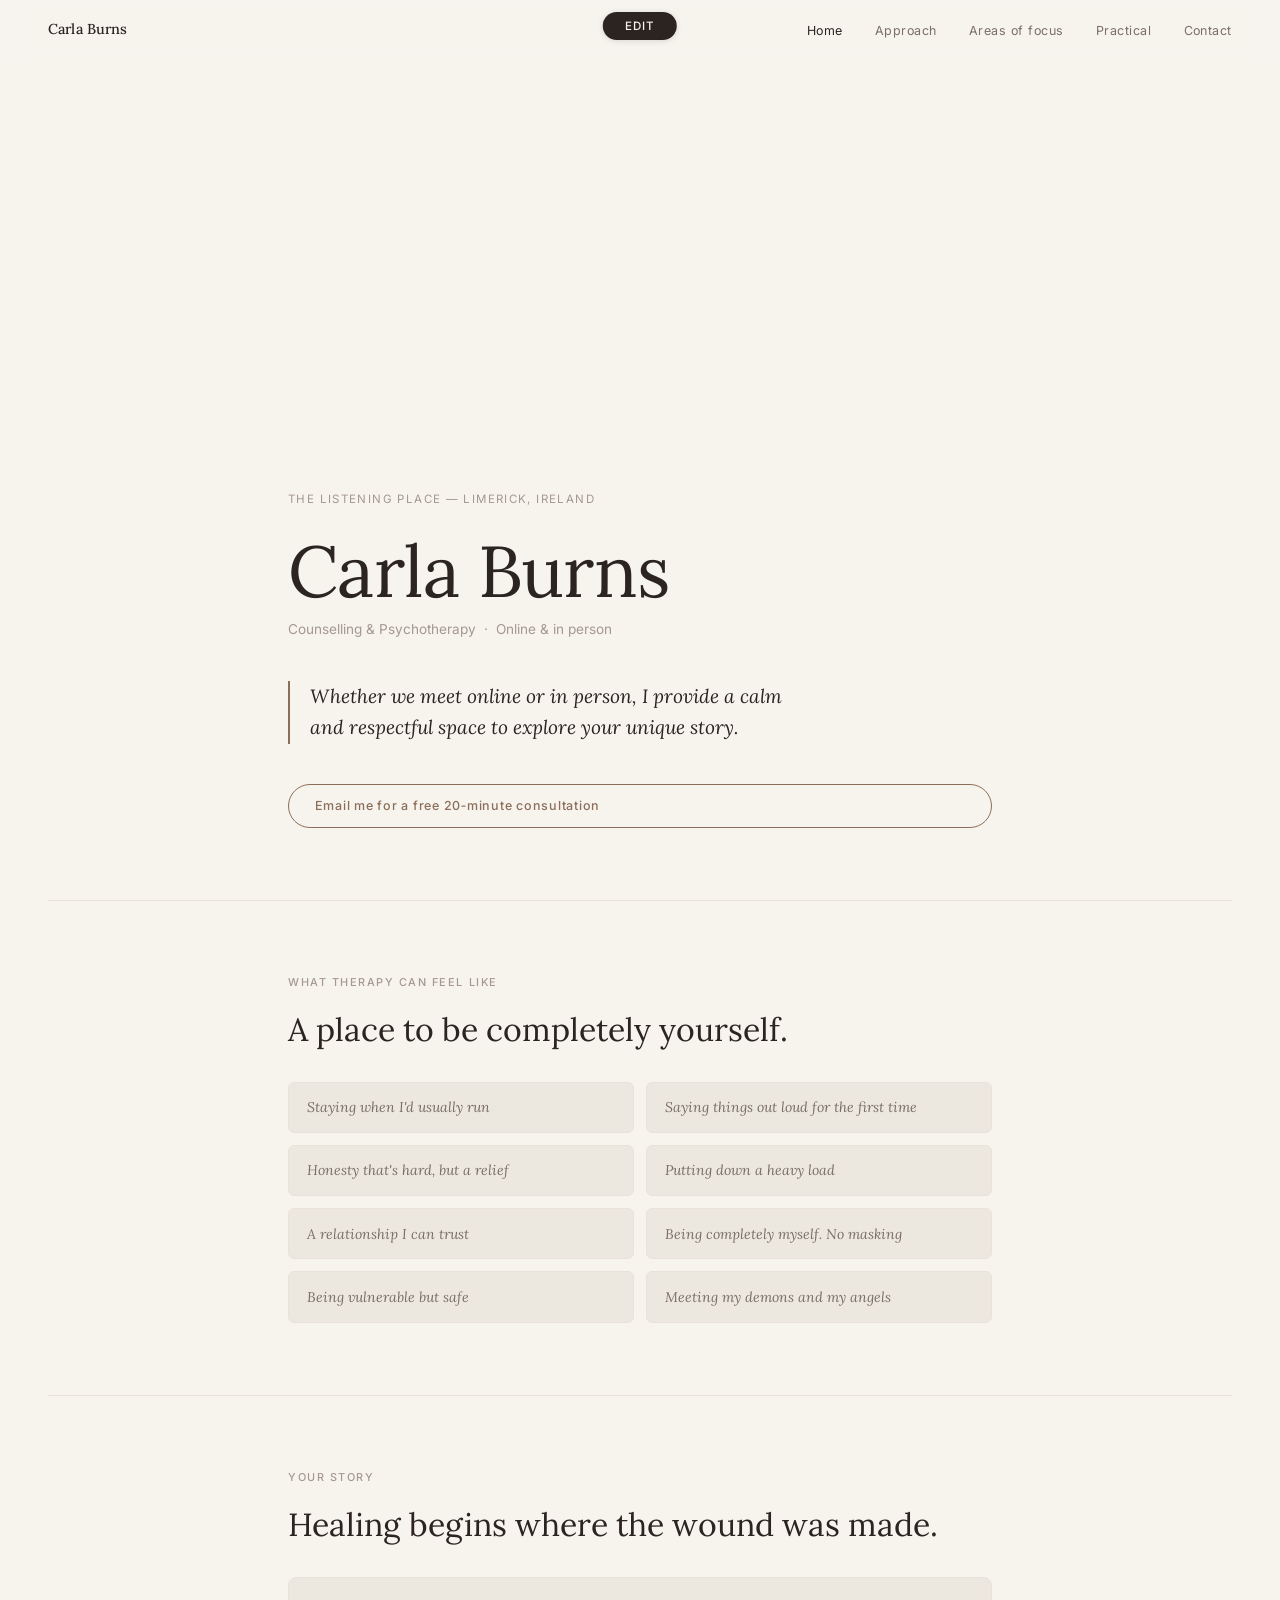
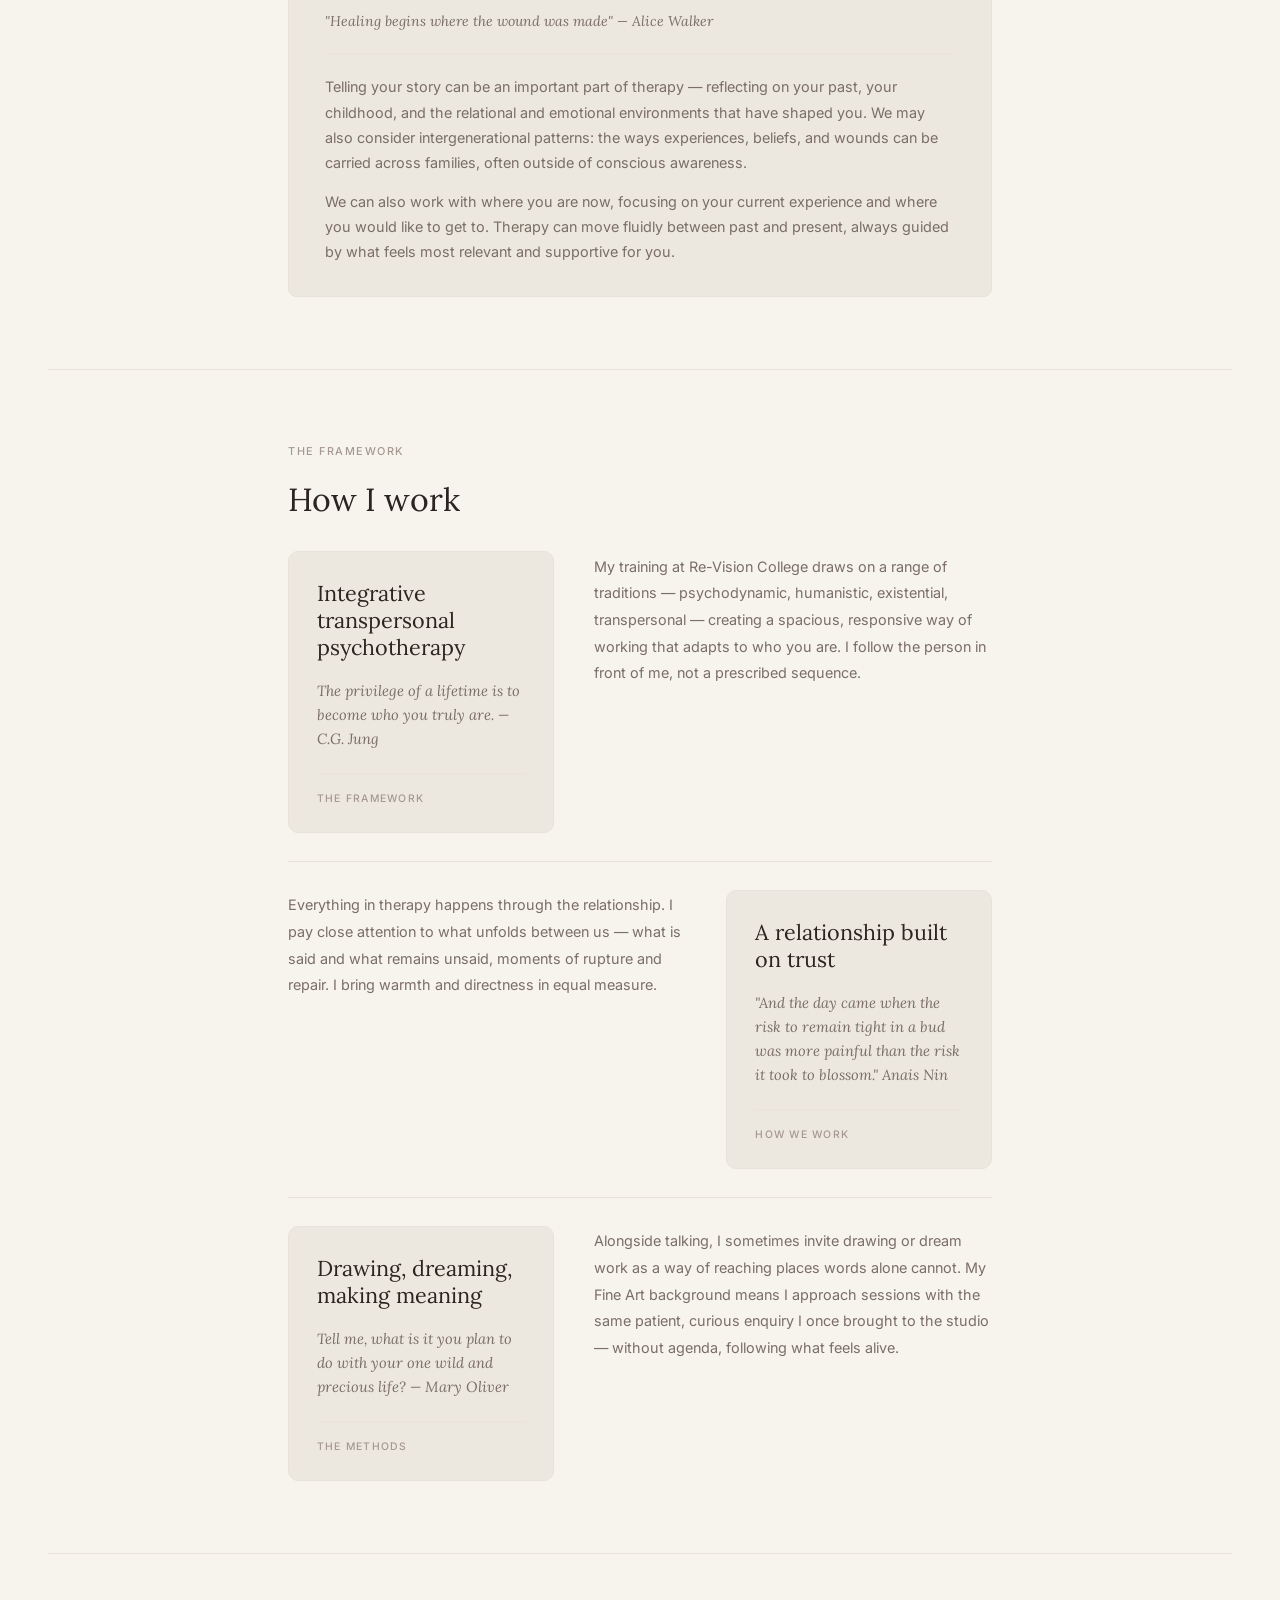
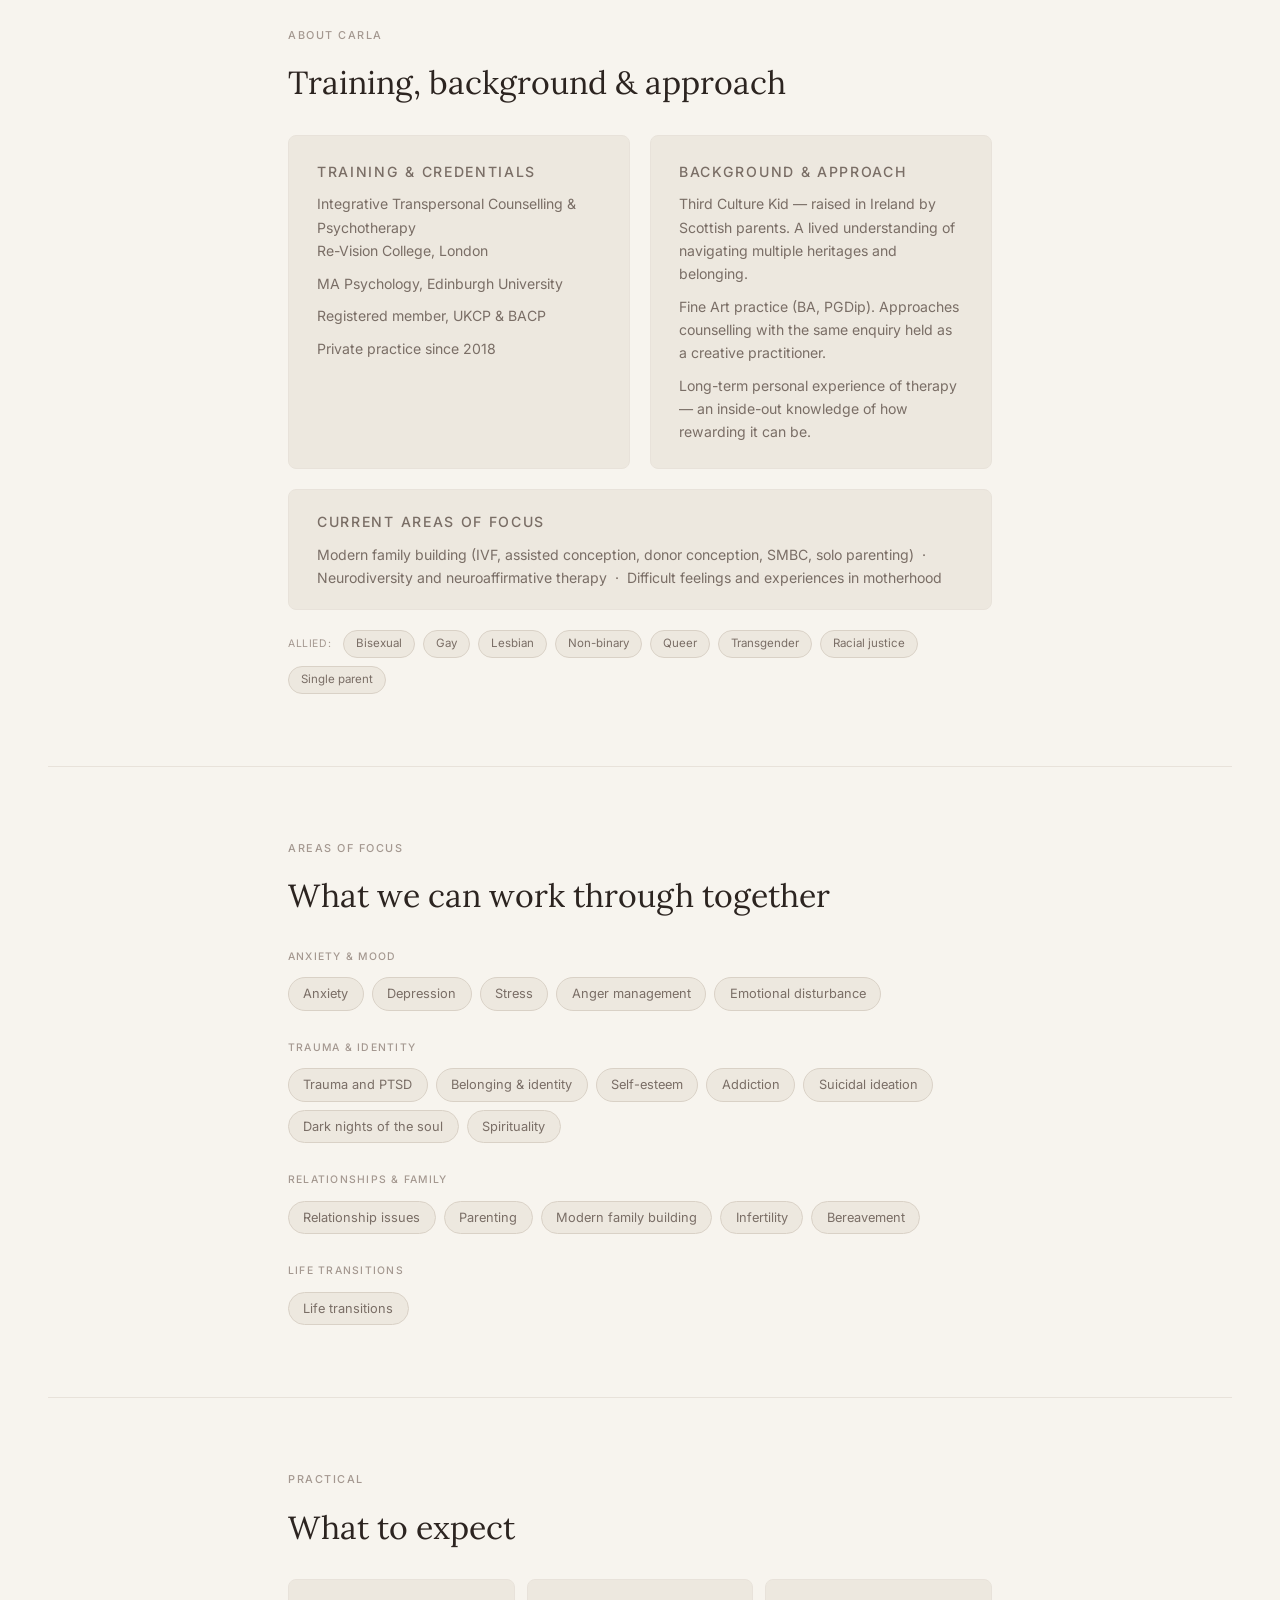
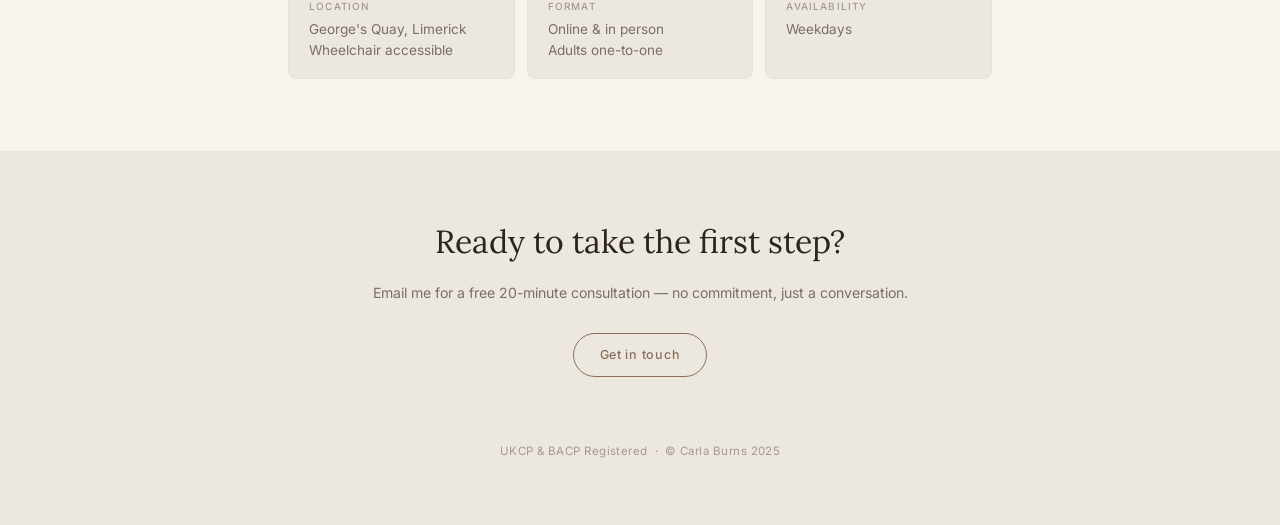
<file: index.html>
<!DOCTYPE html>
<html lang="en">
<head>
  <meta charset="UTF-8" />
  <meta name="viewport" content="width=device-width, initial-scale=1.0" />
  <title>Carla Burns — The Listening Place</title>
  <link rel="preconnect" href="https://fonts.googleapis.com" />
  <link rel="preconnect" href="https://fonts.gstatic.com" crossorigin />
  <link href="https://fonts.googleapis.com/css2?family=Lora:ital,wght@0,400;0,500;0,600;1,400;1,500&family=Inter:wght@300;400;500&display=swap" rel="stylesheet" />
  <link rel="stylesheet" href="styles.css" />
</head>

<body>

  <!-- EDIT BUTTON -->
  <button class="edit-toggle" id="editToggle">Edit</button>

  <!-- NAV -->
  <nav class="nav" id="nav">
    <a href="index.html" class="nav-logo">Carla Burns</a>
    <ul class="nav-links">
      <li><a href="#home" class="active">Home</a></li>
      <li><a href="approach.html">Approach</a></li>
      <li><a href="#focus">Areas of focus</a></li>
      <li><a href="#practical">Practical</a></li>
      <li><a href="#contact">Contact</a></li>
    </ul>
  </nav>

  <!-- HERO -->
  <section class="hero" id="home">
    <p class="hero-location">The Listening Place &mdash; Limerick, Ireland</p>
    <h1 class="hero-name">Carla Burns</h1>
    <p class="hero-sub">Counselling &amp; Psychotherapy &nbsp;·&nbsp; Online &amp; in person</p>
    <blockquote class="hero-quote">
      Whether we meet online or in person, I provide a calm and respectful space to explore your unique story.
    </blockquote>
    <a href="mailto:burnscarla@gmail.com" class="hero-cta">
      Email me for a free 20&#8209;minute consultation
    </a>
  </section>

  <hr class="section-divider" />

  <!-- THERAPY CAN FEEL LIKE -->
  <section class="section" id="therapy">
    <p class="section-label reveal">What therapy can feel like</p>
    <h2 class="section-title reveal">A place to be completely yourself.</h2>
    <div class="feel-grid">
      <div class="feel-item reveal">Staying when I'd usually run</div>
      <div class="feel-item reveal">Saying things out loud for the first time</div>
      <div class="feel-item reveal">Honesty that's hard, but a relief</div>
      <div class="feel-item reveal">Putting down a heavy load</div>
      <div class="feel-item reveal">A relationship I can trust</div>
      <div class="feel-item reveal">Being completely myself. No masking</div>
      <div class="feel-item reveal">Being vulnerable but safe</div>
      <div class="feel-item reveal">Meeting my demons and my angels</div>
    </div>
  </section>

  <hr class="section-divider" />

  <!-- YOUR STORY -->
  <section class="section" id="story">
    <p class="section-label reveal">Your story</p>
    <h2 class="section-title reveal">Healing begins where the wound was made.</h2>
    <div class="story-block reveal">
      <p class="story-quote">"Healing begins where the wound was made" &mdash; Alice Walker</p>
      <div class="story-body">
        <p>Telling your story can be an important part of therapy — reflecting on your past, your childhood, and the relational and emotional environments that have shaped you. We may also consider intergenerational patterns: the ways experiences, beliefs, and wounds can be carried across families, often outside of conscious awareness.</p>
        <p>We can also work with where you are now, focusing on your current experience and where you would like to get to. Therapy can move fluidly between past and present, always guided by what feels most relevant and supportive for you.</p>
      </div>
    </div>
  </section>

  <hr class="section-divider" />

  <!-- THE FRAMEWORK -->
  <section class="section" id="framework">
    <p class="section-label reveal">The Framework</p>
    <h2 class="section-title reveal">How I work</h2>

    <div class="framework-group reveal">
      <div class="framework-card">
        <h3 class="framework-title">Integrative transpersonal psychotherapy</h3>
        <blockquote class="framework-quote">The privilege of a lifetime is to become who you truly are. — C.G. Jung</blockquote>
        <p class="framework-label">The framework</p>
      </div>
      <div class="framework-body-col">
        <p class="framework-body">My training at Re-Vision College draws on a range of traditions — psychodynamic, humanistic, existential, transpersonal — creating a spacious, responsive way of working that adapts to who you are. I follow the person in front of me, not a prescribed sequence.</p>
      </div>
    </div>

    <div class="framework-group framework-group--swap reveal">
      <div class="framework-body-col">
        <p class="framework-body">Everything in therapy happens through the relationship. I pay close attention to what unfolds between us — what is said and what remains unsaid, moments of rupture and repair. I bring warmth and directness in equal measure.</p>
      </div>
      <div class="framework-card">
        <h3 class="framework-title">A relationship built on trust</h3>
        <blockquote class="framework-quote">"And the day came when the risk to remain tight in a bud was more painful than the risk it took to blossom." Anais Nin
</blockquote>
        <p class="framework-label">How we work</p>
      </div>
    </div>

    <div class="framework-group reveal">
      <div class="framework-card">
        <h3 class="framework-title">Drawing, dreaming, making meaning</h3>
        <blockquote class="framework-quote">Tell me, what is it you plan to do with your one wild and precious life? — Mary Oliver</blockquote>
        <p class="framework-label">The methods</p>
      </div>
      <div class="framework-body-col">
        <p class="framework-body">Alongside talking, I sometimes invite drawing or dream work as a way of reaching places words alone cannot. My Fine Art background means I approach sessions with the same patient, curious enquiry I once brought to the studio — without agenda, following what feels alive.</p>
      </div>
    </div>
  </section>

  <hr class="section-divider" />

  <!-- ABOUT -->
  <section class="section" id="about">
    <p class="section-label reveal">About Carla</p>
    <h2 class="section-title reveal">Training, background &amp; approach</h2>
    <div class="about-grid">
      <div class="about-col reveal">
        <p class="about-col-label">Training &amp; credentials</p>
        <p>Integrative Transpersonal Counselling &amp; Psychotherapy<br />Re-Vision College, London</p>
        <p>MA Psychology, Edinburgh University</p>
        <p>Registered member, UKCP &amp; BACP</p>
        <p>Private practice since 2018</p>
      </div>
      <div class="about-col reveal">
        <p class="about-col-label">Background &amp; approach</p>
        <p>Third Culture Kid — raised in Ireland by Scottish parents. A lived understanding of navigating multiple heritages and belonging.</p>
        <p>Fine Art practice (BA, PGDip). Approaches counselling with the same enquiry held as a creative practitioner.</p>
        <p>Long-term personal experience of therapy — an inside-out knowledge of how rewarding it can be.</p>
      </div>
    </div>
    <div class="about-focus reveal">
      <p class="about-focus-label">Current areas of focus</p>
      <p>Modern family building (IVF, assisted conception, donor conception, SMBC, solo parenting) &nbsp;·&nbsp; Neurodiversity and neuroaffirmative therapy &nbsp;·&nbsp; Difficult feelings and experiences in motherhood</p>
    </div>
    <div class="ally-row reveal">
      <span class="ally-label">Allied:</span>
      <span class="ally-tag">Bisexual</span>
      <span class="ally-tag">Gay</span>
      <span class="ally-tag">Lesbian</span>
      <span class="ally-tag">Non-binary</span>
      <span class="ally-tag">Queer</span>
      <span class="ally-tag">Transgender</span>
      <span class="ally-tag">Racial justice</span>
      <span class="ally-tag">Single parent</span>
    </div>
  </section>

  <hr class="section-divider" />

  <!-- AREAS OF FOCUS -->
  <section class="section" id="focus">
    <p class="section-label reveal">Areas of focus</p>
    <h2 class="section-title reveal">What we can work through together</h2>

    <div class="spec-group reveal">
      <p class="spec-group-label">Anxiety &amp; mood</p>
      <div class="spec-tags">
        <span class="spec-tag">Anxiety</span>
        <span class="spec-tag">Depression</span>
        <span class="spec-tag">Stress</span>
        <span class="spec-tag">Anger management</span>
        <span class="spec-tag">Emotional disturbance</span>
      </div>
    </div>

    <div class="spec-group reveal">
      <p class="spec-group-label">Trauma &amp; identity</p>
      <div class="spec-tags">
        <span class="spec-tag">Trauma and PTSD</span>
        <span class="spec-tag">Belonging &amp; identity</span>
        <span class="spec-tag">Self-esteem</span>
        <span class="spec-tag">Addiction</span>
        <span class="spec-tag">Suicidal ideation</span>
        <span class="spec-tag">Dark nights of the soul</span>
        <span class="spec-tag">Spirituality</span>
      </div>
    </div>

    <div class="spec-group reveal">
      <p class="spec-group-label">Relationships &amp; family</p>
      <div class="spec-tags">
        <span class="spec-tag">Relationship issues</span>
        <span class="spec-tag">Parenting</span>
        <span class="spec-tag">Modern family building</span>
        <span class="spec-tag">Infertility</span>
        <span class="spec-tag">Bereavement</span>
      </div>
    </div>

    <div class="spec-group reveal">
      <p class="spec-group-label">Life transitions</p>
      <div class="spec-tags">
        <span class="spec-tag">Life transitions</span>
      </div>
    </div>
  </section>

  <hr class="section-divider" />

  <!-- PRACTICAL -->
  <section class="section" id="practical">
    <p class="section-label reveal">Practical</p>
    <h2 class="section-title reveal">What to expect</h2>
    <div class="practical-grid">
      <div class="practical-item reveal">
        <p class="pi-label">Location</p>
        <p class="pi-val">George's Quay, Limerick<br />Wheelchair accessible</p>
      </div>
      <div class="practical-item reveal">
        <p class="pi-label">Format</p>
        <p class="pi-val">Online &amp; in person<br />Adults one-to-one</p>
      </div>
      <div class="practical-item reveal">
        <p class="pi-label">Availability</p>
        <p class="pi-val">Weekdays</p>
      </div>
     
    </div>
  </section>

  <!-- FOOTER CTA -->
  <footer class="footer-cta" id="contact">
    <div class="footer-cta-inner">
      <h2 class="footer-title reveal">Ready to take the first step?</h2>
      <p class="footer-sub reveal">Email me for a free 20-minute consultation — no commitment, just a conversation.</p>
      <a href="mailto:burnscarla@gmail.com" class="hero-cta reveal">Get in touch</a>
      <p class="footer-cred reveal">UKCP &amp; BACP Registered &nbsp;·&nbsp; © Carla Burns 2025</p>
    </div>
  </footer>

  <script src="script.js"></script>
</body>
</html>
</file>
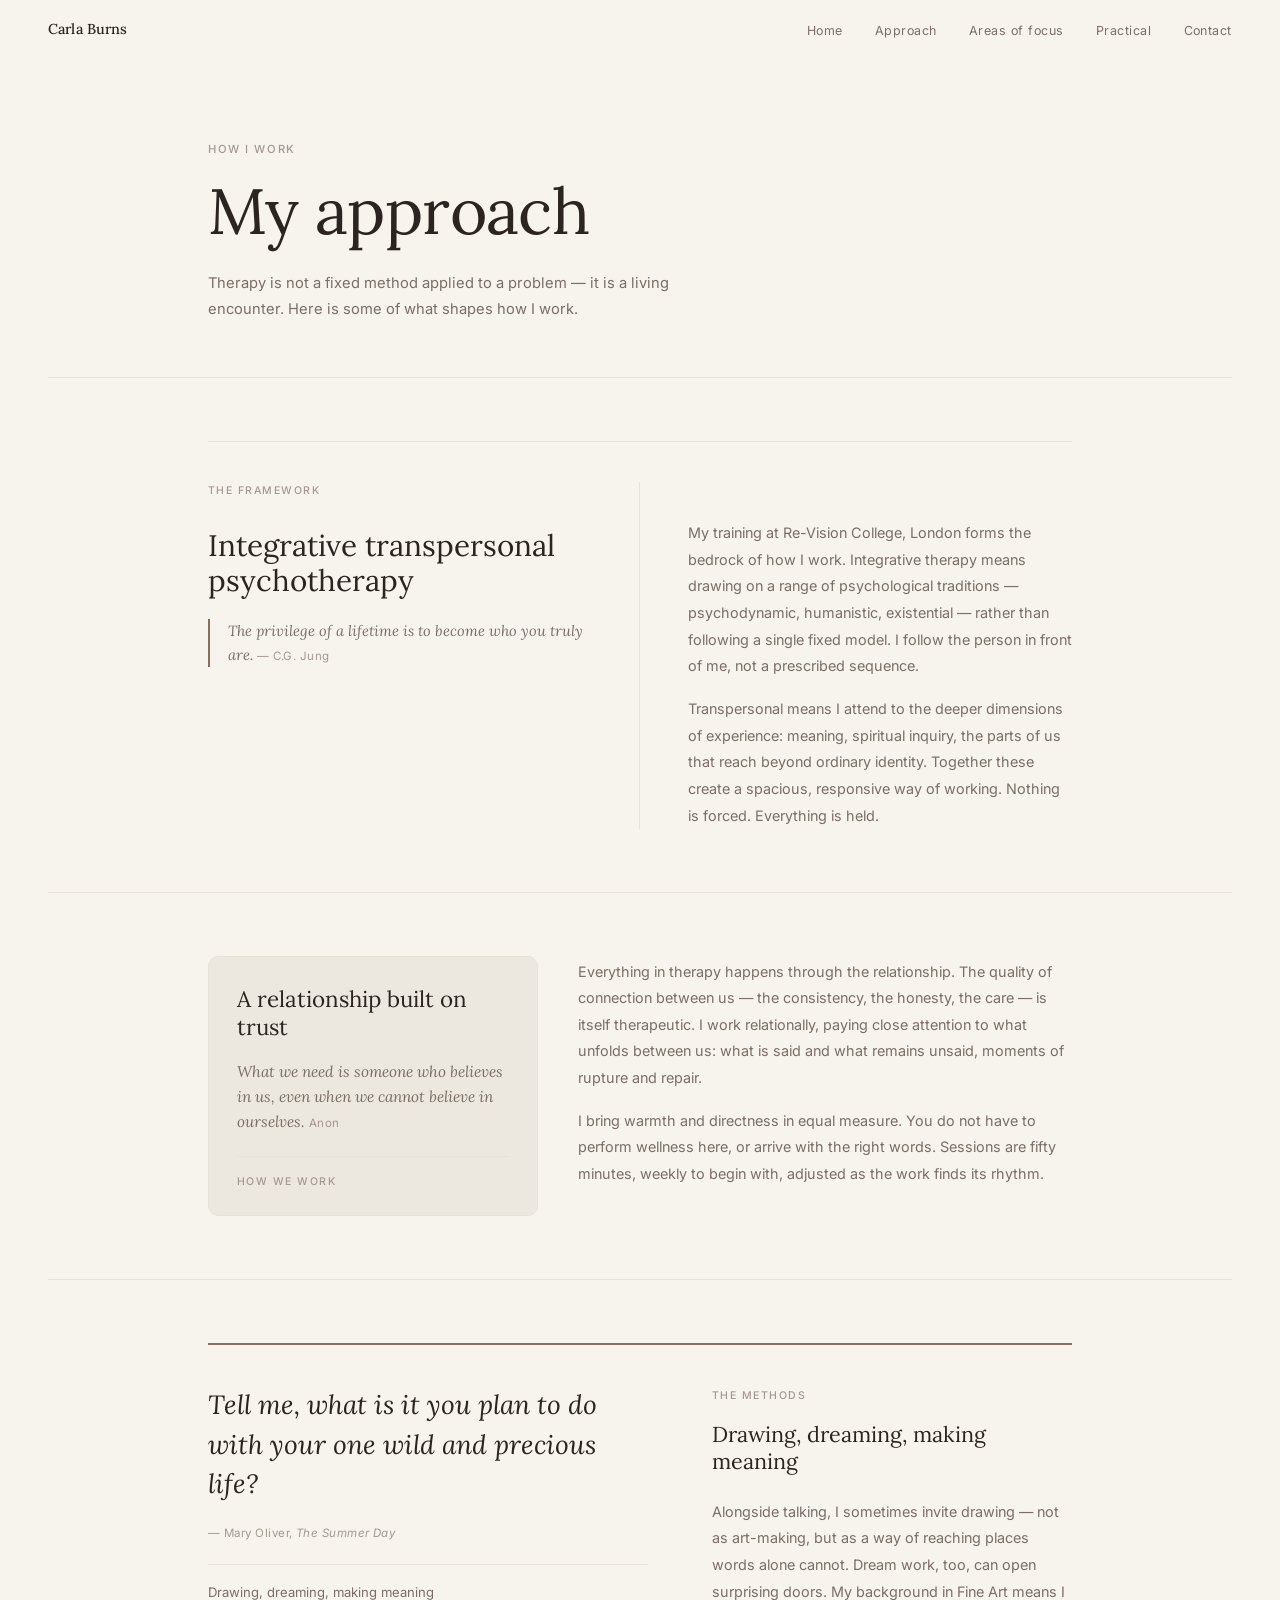
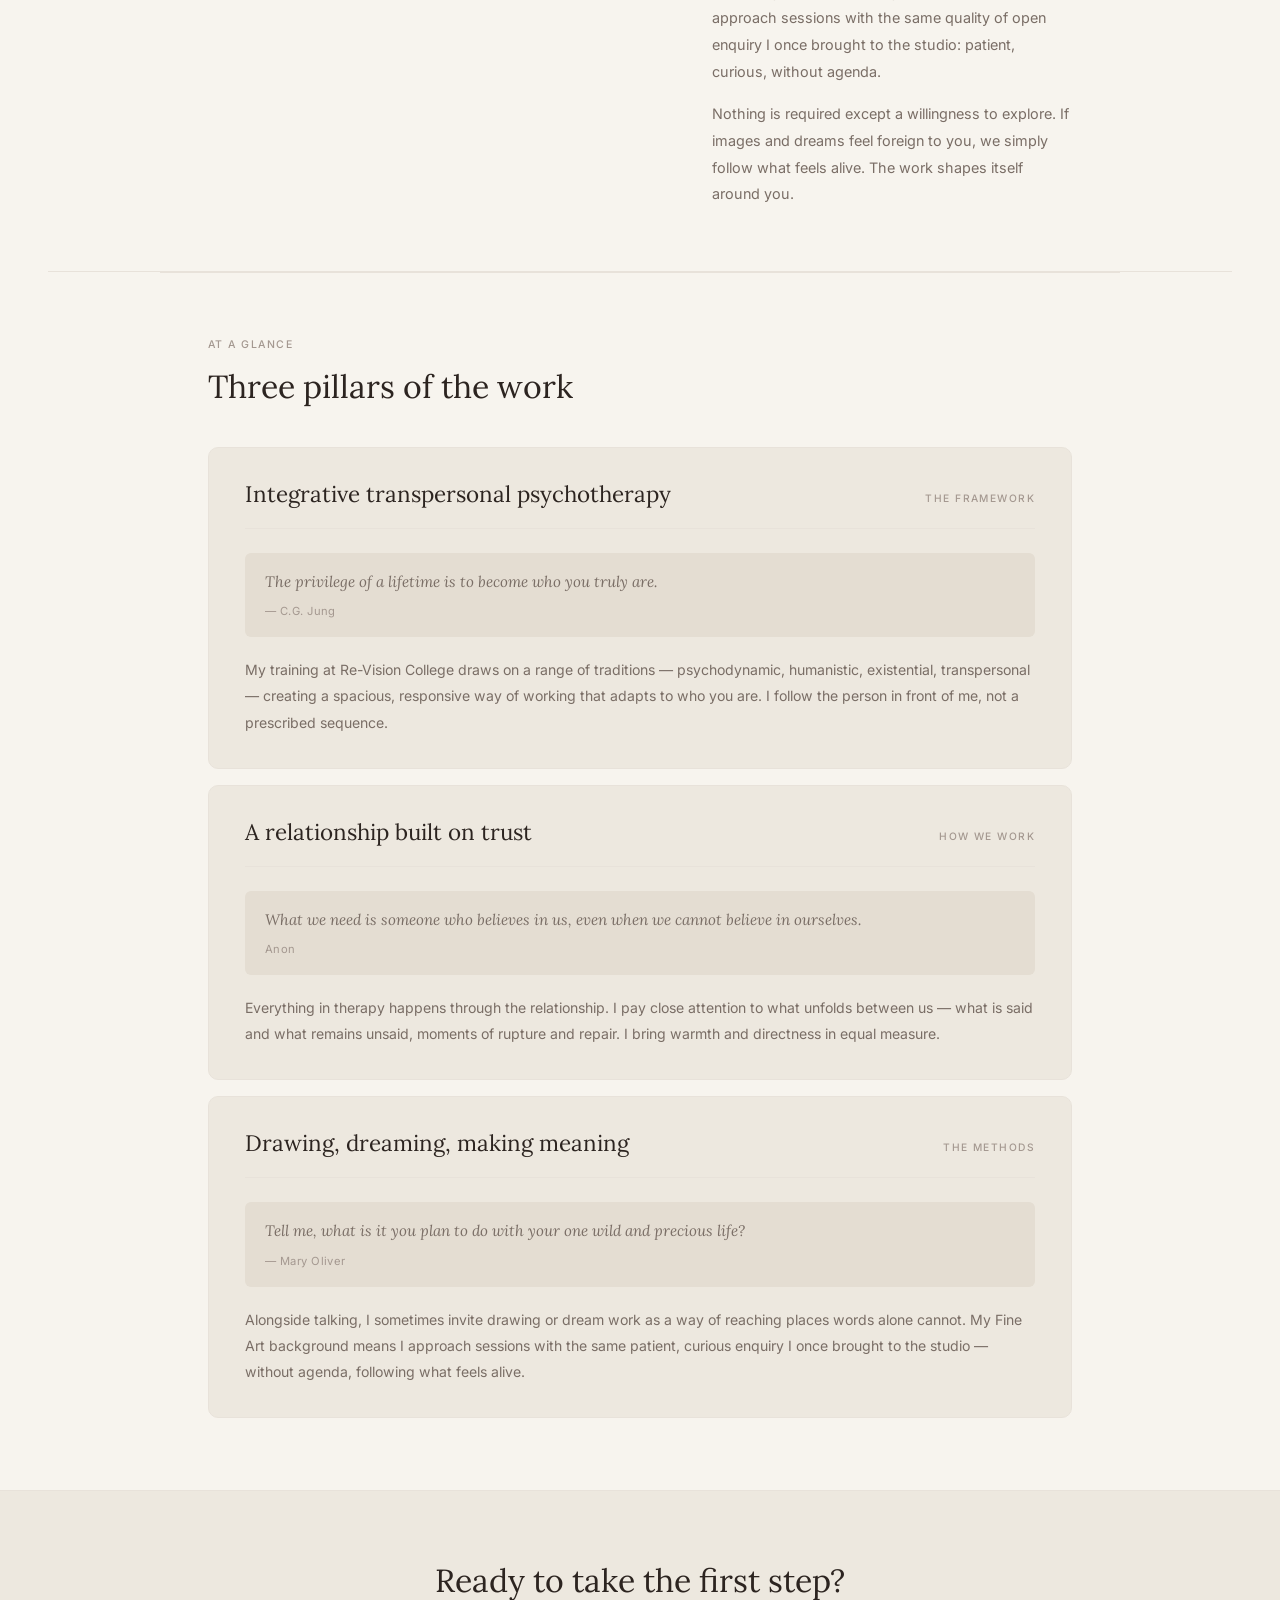
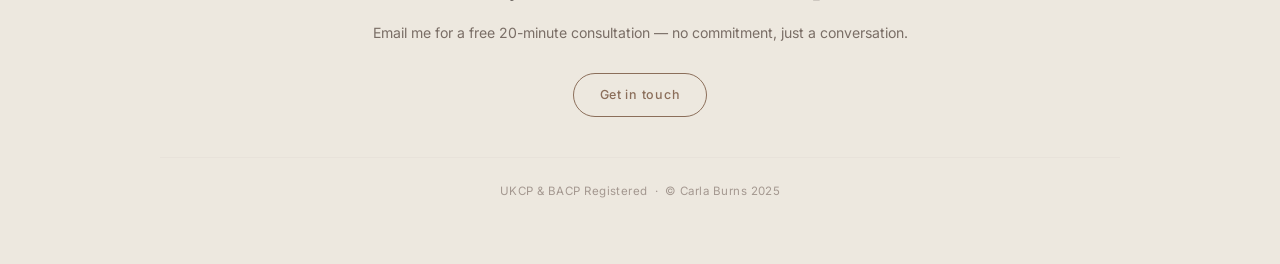
<file: approach.html>
<!DOCTYPE html>
<html lang="en">
<head>
  <meta charset="UTF-8" />
  <meta name="viewport" content="width=device-width, initial-scale=1.0" />
  <title>My Approach — Carla Burns</title>
  <link rel="preconnect" href="https://fonts.googleapis.com" />
  <link rel="preconnect" href="https://fonts.gstatic.com" crossorigin />
  <link href="https://fonts.googleapis.com/css2?family=Lora:ital,wght@0,400;0,500;0,600;1,400;1,500&family=Inter:wght@300;400;500&display=swap" rel="stylesheet" />
  <link rel="stylesheet" href="styles.css" />
</head>

<body class="approach-page">

  <!-- NAV -->
  <nav class="nav" id="nav">
    <a href="index.html" class="nav-logo">Carla Burns</a>
    <ul class="nav-links">
      <li><a href="index.html">Home</a></li>
      <li><a href="approach.html" class="active">Approach</a></li>
      <li><a href="index.html#focus">Areas of focus</a></li>
      <li><a href="index.html#practical">Practical</a></li>
      <li><a href="index.html#contact">Contact</a></li>
    </ul>
  </nav>

  <!-- PAGE HEADER -->
  <header class="page-header">
    <p class="page-eyebrow">How I work</p>
    <h1 class="page-title">My approach</h1>
    <p class="page-intro">Therapy is not a fixed method applied to a problem — it is a living encounter. Here is some of what shapes how I work.</p>
  </header>

  <hr class="section-divider" />


  <!-- ═══════════════════════════════════════════
       LAYOUT A — Equal columns, vertical rule
  ════════════════════════════════════════════ -->
  <section class="approach-block layout-a">
    <div class="block-inner reveal">
      <div class="block-left">
        <p class="block-eyebrow">The framework</p>
        <h2 class="block-title">Integrative transpersonal psychotherapy</h2>
        <blockquote class="block-quote">
          The privilege of a lifetime is to become who you truly are.
          <span class="block-attribution">— C.G. Jung</span>
        </blockquote>
      </div>
      <div class="block-right">
        <div class="block-body">
          <p>My training at Re-Vision College, London forms the bedrock of how I work. Integrative therapy means drawing on a range of psychological traditions — psychodynamic, humanistic, existential — rather than following a single fixed model. I follow the person in front of me, not a prescribed sequence.</p>
          <p>Transpersonal means I attend to the deeper dimensions of experience: meaning, spiritual inquiry, the parts of us that reach beyond ordinary identity. Together these create a spacious, responsive way of working. Nothing is forced. Everything is held.</p>
        </div>
      </div>
    </div>
  </section>

  <hr class="section-divider" />


  <!-- ═══════════════════════════════════════════
       LAYOUT B — Asymmetric, tinted left card
  ════════════════════════════════════════════ -->
  <section class="approach-block layout-b">
    <div class="block-inner reveal">
      <div class="block-left">
        <h2 class="block-title">A relationship built on trust</h2>
        <blockquote class="block-quote">
          What we need is someone who believes in us, even when we cannot believe in ourselves.
          <span class="block-attribution">Anon</span>
        </blockquote>
        <p class="block-eyebrow-foot">How we work</p>
      </div>
      <div class="block-right">
        <div class="block-body">
          <p>Everything in therapy happens through the relationship. The quality of connection between us — the consistency, the honesty, the care — is itself therapeutic. I work relationally, paying close attention to what unfolds between us: what is said and what remains unsaid, moments of rupture and repair.</p>
          <p>I bring warmth and directness in equal measure. You do not have to perform wellness here, or arrive with the right words. Sessions are fifty minutes, weekly to begin with, adjusted as the work finds its rhythm.</p>
        </div>
      </div>
    </div>
  </section>

  <hr class="section-divider" />


  <!-- ═══════════════════════════════════════════
       LAYOUT C — Pull quote as visual anchor
  ════════════════════════════════════════════ -->
  <section class="approach-block layout-c">
    <div class="block-inner reveal">
      <div class="block-left">
        <blockquote class="block-quote-large">
          Tell me, what is it you plan to do
          with your one wild and precious life?
        </blockquote>
        <p class="block-attribution">— Mary Oliver, <em>The Summer Day</em></p>
        <p class="block-label">Drawing, dreaming, making meaning</p>
      </div>
      <div class="block-right">
        <p class="block-right-eyebrow">The methods</p>
        <h2 class="block-right-title">Drawing, dreaming, making meaning</h2>
        <div class="block-body">
          <p>Alongside talking, I sometimes invite drawing — not as art-making, but as a way of reaching places words alone cannot. Dream work, too, can open surprising doors. My background in Fine Art means I approach sessions with the same quality of open enquiry I once brought to the studio: patient, curious, without agenda.</p>
          <p>Nothing is required except a willingness to explore. If images and dreams feel foreign to you, we simply follow what feels alive. The work shapes itself around you.</p>
        </div>
      </div>
    </div>
  </section>

  <hr class="section-divider" />


  <!-- ═══════════════════════════════════════════
       LAYOUT D — Stacked cards
       Each card: header — quote — description
  ════════════════════════════════════════════ -->
  <div class="layout-d">
    <div class="layout-d section-heading reveal">
      <p class="block-eyebrow">At a glance</p>
      <h2>Three pillars of the work</h2>
    </div>

    <div class="card-stack">

      <article class="stack-card reveal">
        <div class="stack-card-inner">
          <div class="stack-card-header">
            <h3 class="stack-card-title">Integrative transpersonal psychotherapy</h3>
            <span class="stack-card-eyebrow">The framework</span>
          </div>
          <blockquote class="stack-card-quote">
            The privilege of a lifetime is to become who you truly are.
            <span class="stack-card-attribution">— C.G. Jung</span>
          </blockquote>
          <div class="stack-card-body">
            <p>My training at Re-Vision College draws on a range of traditions — psychodynamic, humanistic, existential, transpersonal — creating a spacious, responsive way of working that adapts to who you are. I follow the person in front of me, not a prescribed sequence.</p>
          </div>
        </div>
      </article>

      <article class="stack-card reveal">
        <div class="stack-card-inner">
          <div class="stack-card-header">
            <h3 class="stack-card-title">A relationship built on trust</h3>
            <span class="stack-card-eyebrow">How we work</span>
          </div>
          <blockquote class="stack-card-quote">
            What we need is someone who believes in us, even when we cannot believe in ourselves.
            <span class="stack-card-attribution">Anon</span>
          </blockquote>
          <div class="stack-card-body">
            <p>Everything in therapy happens through the relationship. I pay close attention to what unfolds between us — what is said and what remains unsaid, moments of rupture and repair. I bring warmth and directness in equal measure.</p>
          </div>
        </div>
      </article>

      <article class="stack-card reveal">
        <div class="stack-card-inner">
          <div class="stack-card-header">
            <h3 class="stack-card-title">Drawing, dreaming, making meaning</h3>
            <span class="stack-card-eyebrow">The methods</span>
          </div>
          <blockquote class="stack-card-quote">
            Tell me, what is it you plan to do with your one wild and precious life?
            <span class="stack-card-attribution">— Mary Oliver</span>
          </blockquote>
          <div class="stack-card-body">
            <p>Alongside talking, I sometimes invite drawing or dream work as a way of reaching places words alone cannot. My Fine Art background means I approach sessions with the same patient, curious enquiry I once brought to the studio — without agenda, following what feels alive.</p>
          </div>
        </div>
      </article>

    </div>
  </div>


  <!-- FOOTER CTA -->
  <footer class="footer-cta" id="contact">
    <div class="footer-cta-inner">
      <h2 class="footer-title reveal">Ready to take the first step?</h2>
      <p class="footer-sub reveal">Email me for a free 20-minute consultation — no commitment, just a conversation.</p>
      <a href="mailto:burnscarla@gmail.com" class="cta-btn reveal">Get in touch</a>
      <p class="footer-cred reveal">UKCP &amp; BACP Registered &nbsp;·&nbsp; © Carla Burns 2025</p>
    </div>
  </footer>

  <script src="script.js"></script>
</body>
</html>
</file>
<file: styles.css>
*, *::before, *::after {
  box-sizing: border-box;
  margin: 0;
  padding: 0;
}

:root {
  --bg:           #F7F4EE;
  --surface:      #EDE8DF;
  --surface-2:    #E4DDD2;
  --text:         #2C2420;
  --text-muted:   #7A6E66;
  --text-faint:   #A49890;
  --accent:       #8B6E5A;
  --accent-light: rgba(139, 110, 90, 0.12);
  --border:       #D9D1C6;
  --border-light: #E8E2DA;

  --font-serif: 'Lora', Georgia, serif;
  --font-sans:  'Inter', system-ui, sans-serif;

  --nav-h: 60px;
  --max-w: 800px;
  --pad-h: clamp(1.25rem, 5vw, 3rem);
}

body.approach-page { --max-w: 960px; }

html { scroll-behavior: smooth; }

body {
  background: var(--bg);
  color: var(--text);
  font-family: var(--font-sans);
  font-size: 15px;
  line-height: 1.7;
  -webkit-font-smoothing: antialiased;
}

a { color: inherit; text-decoration: none; }
img { display: block; max-width: 100%; }

/* ─── NAV ─── */
.nav {
  position: fixed;
  top: 0; left: 0; right: 0;
  height: var(--nav-h);
  display: flex;
  align-items: center;
  justify-content: space-between;
  padding: 0 var(--pad-h);
  background: rgba(247, 244, 238, 0.92);
  backdrop-filter: blur(16px);
  -webkit-backdrop-filter: blur(16px);
  border-bottom: 1px solid transparent;
  z-index: 100;
  transition: border-color 0.3s;
}

.nav.scrolled { border-bottom-color: var(--border-light); }

.nav-logo {
  font-family: var(--font-serif);
  font-size: 0.9rem;
  font-weight: 500;
  letter-spacing: 0.01em;
  color: var(--text);
}

.nav-links {
  display: flex;
  gap: 2rem;
  list-style: none;
}

.nav-links a {
  font-size: 0.78rem;
  font-weight: 400;
  letter-spacing: 0.04em;
  color: var(--text-muted);
  transition: color 0.2s;
}

.nav-links a:hover,
.nav-links a.active { color: var(--text); }

/* ─── HERO ─── */
.hero {
  min-height: 100svh;
  display: flex;
  flex-direction: column;
  justify-content: flex-end;
  padding: calc(var(--nav-h) + 3rem) var(--pad-h) clamp(3rem, 8vh, 5rem);
  max-width: var(--max-w);
  margin: 0 auto;
}

.hero-location {
  font-size: 0.72rem;
  font-weight: 400;
  letter-spacing: 0.12em;
  text-transform: uppercase;
  color: var(--text-faint);
  margin-bottom: 1.5rem;
  animation: fadeUp 0.5s ease forwards;
  animation-delay: 0.05s;
  opacity: 0;
}

.hero-name {
  font-family: var(--font-serif);
  font-size: clamp(2.4rem, 7vw, 4.5rem);
  font-weight: 400;
  line-height: 1.05;
  letter-spacing: -0.01em;
  color: var(--text);
  margin-bottom: 0.5rem;
  animation: fadeUp 0.65s ease forwards;
  animation-delay: 0.15s;
  opacity: 0;
}

.hero-sub {
  font-size: 0.85rem;
  color: var(--text-faint);
  margin-bottom: 2.5rem;
  animation: fadeUp 0.65s ease forwards;
  animation-delay: 0.3s;
  opacity: 0;
}

.hero-quote {
  font-family: var(--font-serif);
  font-size: clamp(1rem, 2.2vw, 1.2rem);
  font-style: italic;
  font-weight: 400;
  line-height: 1.65;
  color: var(--text);
  max-width: 46ch;
  border-left: 2px solid var(--accent);
  padding-left: 1.25rem;
  margin-bottom: 2.5rem;
  animation: fadeUp 0.65s ease forwards;
  animation-delay: 0.45s;
  opacity: 0;
}

.hero-cta {
  display: inline-block;
  font-size: 0.78rem;
  font-weight: 500;
  letter-spacing: 0.06em;
  color: var(--accent);
  border: 1px solid var(--accent);
  border-radius: 9999px;
  padding: 0.65rem 1.6rem;
  transition: background 0.2s, color 0.2s;
  animation: fadeUp 0.65s ease forwards;
  animation-delay: 0.6s;
  opacity: 0;
}

.hero-cta:hover {
  background: var(--accent);
  color: #fff;
}

/* ─── PAGE HEADER (approach.html) ─── */
.page-header {
  padding: calc(var(--nav-h) + 5rem) var(--pad-h) clamp(3rem, 6vh, 4.5rem);
  max-width: var(--max-w);
  margin: 0 auto;
}

.page-eyebrow {
  font-size: 0.7rem;
  font-weight: 500;
  letter-spacing: 0.14em;
  text-transform: uppercase;
  color: var(--text-faint);
  margin-bottom: 1.1rem;
  animation: fadeUp 0.5s ease forwards;
  animation-delay: 0.05s;
  opacity: 0;
}

.page-title {
  font-family: var(--font-serif);
  font-size: clamp(2.2rem, 6vw, 4rem);
  font-weight: 400;
  line-height: 1.08;
  letter-spacing: -0.01em;
  color: var(--text);
  animation: fadeUp 0.65s ease forwards;
  animation-delay: 0.2s;
  opacity: 0;
}

.page-intro {
  margin-top: 1.5rem;
  font-size: 0.92rem;
  color: var(--text-muted);
  max-width: 52ch;
  line-height: 1.8;
  animation: fadeUp 0.65s ease forwards;
  animation-delay: 0.35s;
  opacity: 0;
}

/* ─── SECTION DIVIDER ─── */
.section-divider {
  border: none;
  border-top: 1px solid var(--border-light);
  margin: 0 var(--pad-h);
}

/* ─── SECTIONS ─── */
.section {
  max-width: var(--max-w);
  margin: 0 auto;
  padding: clamp(3.5rem, 8vh, 6rem) var(--pad-h);
}

.section-label {
  font-size: 0.68rem;
  font-weight: 500;
  letter-spacing: 0.14em;
  text-transform: uppercase;
  color: var(--text-faint);
  margin-bottom: 1.25rem;
}

.section-title {
  font-family: var(--font-serif);
  font-size: clamp(1.4rem, 3.5vw, 2rem);
  font-weight: 400;
  line-height: 1.2;
  color: var(--text);
  margin-bottom: 2rem;
}

/* ─── THERAPY FEELS ─── */
.feel-grid {
  display: grid;
  grid-template-columns: 1fr 1fr;
  gap: 0.75rem;
}

.feel-item {
  font-family: var(--font-serif);
  font-size: 0.88rem;
  font-style: italic;
  color: var(--text-muted);
  background: var(--surface);
  border: 1px solid var(--border-light);
  border-radius: 6px;
  padding: 0.9rem 1.1rem;
  line-height: 1.45;
  transition: border-color 0.2s, color 0.2s;
}

.feel-item:hover {
  border-color: var(--accent);
  color: var(--text);
}

/* ─── YOUR STORY ─── */
.story-block {
  background: var(--surface);
  border: 1px solid var(--border-light);
  border-radius: 8px;
  padding: 2rem 2.25rem;
}

.story-quote {
  font-family: var(--font-serif);
  font-size: 0.88rem;
  font-style: italic;
  color: var(--text-muted);
  margin-bottom: 1.25rem;
  padding-bottom: 1.25rem;
  border-bottom: 1px solid var(--border-light);
}

.story-body p {
  font-size: 0.9rem;
  color: var(--text-muted);
  line-height: 1.75;
  margin-bottom: 0.85rem;
}

.story-body p:last-child { margin-bottom: 0; }

/* ─── THE FRAMEWORK (index.html) ─── */
.framework-group {
  display: grid;
  grid-template-columns: 2fr 3fr;
  gap: clamp(1.25rem, 4vw, 2.5rem);
  align-items: start;
  padding-bottom: 1.75rem;
  margin-bottom: 1.75rem;
  border-bottom: 1px solid var(--border-light);
}

.framework-group:last-child {
  margin-bottom: 0;
  padding-bottom: 0;
  border-bottom: none;
}

.framework-group--swap {
  grid-template-columns: 3fr 2fr;
}

.framework-group--swap .framework-card { order: 2; }
.framework-group--swap .framework-body-col { order: 1; }

.framework-card {
  background: var(--surface);
  border: 1px solid var(--border-light);
  border-radius: 10px;
  padding: 1.75rem 1.75rem 1.5rem;
  display: flex;
  flex-direction: column;
  gap: 1.1rem;
}

.framework-title {
  font-family: var(--font-serif);
  font-size: clamp(1.05rem, 2.5vw, 1.35rem);
  font-weight: 400;
  line-height: 1.25;
  color: var(--text);
}

.framework-quote {
  font-family: var(--font-serif);
  font-size: 0.92rem;
  font-style: italic;
  color: var(--text-muted);
  line-height: 1.65;
}

.framework-label {
  font-size: 0.65rem;
  font-weight: 500;
  letter-spacing: 0.12em;
  text-transform: uppercase;
  color: var(--text-faint);
  padding-top: 1rem;
  border-top: 1px solid var(--border-light);
  margin-top: 0.25rem;
}

.framework-body-col { padding-top: 0.15rem; }

.framework-body {
  font-size: 0.9rem;
  color: var(--text-muted);
  line-height: 1.85;
}

/* ─── ABOUT ─── */
.about-grid {
  display: grid;
  grid-template-columns: 1fr 1fr;
  gap: 1.25rem;
  margin-bottom: 1.25rem;
}

.about-col {
  background: var(--surface);
  border: 1px solid var(--border-light);
  border-radius: 8px;
  padding: 1.5rem 1.75rem;
}

.about-col-label {
  font-size: 0.65rem;
  font-weight: 500;
  letter-spacing: 0.12em;
  text-transform: uppercase;
  color: var(--text-faint);
  margin-bottom: 0.85rem;
}

.about-col p {
  font-size: 0.88rem;
  color: var(--text-muted);
  line-height: 1.65;
  margin-bottom: 0.6rem;
}

.about-col p:last-child { margin-bottom: 0; }

.about-focus {
  background: var(--surface);
  border: 1px solid var(--border-light);
  border-radius: 8px;
  padding: 1.25rem 1.75rem;
  margin-bottom: 1.25rem;
}

.about-focus-label {
  font-size: 0.65rem;
  font-weight: 500;
  letter-spacing: 0.12em;
  text-transform: uppercase;
  color: var(--text-faint);
  margin-bottom: 0.6rem;
}

.about-focus p {
  font-size: 0.88rem;
  color: var(--text-muted);
  line-height: 1.65;
}

.ally-row {
  display: flex;
  flex-wrap: wrap;
  align-items: center;
  gap: 0.5rem;
}

.ally-label {
  font-size: 0.65rem;
  color: var(--text-faint);
  letter-spacing: 0.06em;
  text-transform: uppercase;
  margin-right: 0.25rem;
}

.ally-tag {
  font-size: 0.72rem;
  color: var(--text-muted);
  background: var(--surface);
  border: 1px solid var(--border);
  border-radius: 9999px;
  padding: 0.2rem 0.75rem;
}

/* ─── AREAS OF FOCUS ─── */
.spec-group {
  margin-bottom: 1.75rem;
}

.spec-group:last-child { margin-bottom: 0; }

.spec-group-label {
  font-size: 0.65rem;
  font-weight: 500;
  letter-spacing: 0.12em;
  text-transform: uppercase;
  color: var(--text-faint);
  margin-bottom: 0.75rem;
}

.spec-tags {
  display: flex;
  flex-wrap: wrap;
  gap: 0.5rem;
}

.spec-tag {
  font-size: 0.8rem;
  color: var(--text-muted);
  border: 1px solid var(--border);
  border-radius: 9999px;
  padding: 0.3rem 0.9rem;
  background: var(--surface);
  transition: border-color 0.2s, color 0.2s;
}

.spec-tag:hover {
  border-color: var(--accent);
  color: var(--text);
}

/* ─── PRACTICAL ─── */
.practical-grid {
  display: grid;
  grid-template-columns: repeat(3, 1fr);
  gap: 0.75rem;
}

.practical-item {
  background: var(--surface);
  border: 1px solid var(--border-light);
  border-radius: 8px;
  padding: 1.1rem 1.25rem;
}

.practical-item.wide {
  grid-column: 1 / -1;
}

.pi-label {
  font-size: 0.62rem;
  font-weight: 500;
  letter-spacing: 0.12em;
  text-transform: uppercase;
  color: var(--text-faint);
  margin-bottom: 0.3rem;
}

.pi-val {
  font-size: 0.85rem;
  color: var(--text-muted);
  line-height: 1.5;
}

/* ─── SHARED BLOCK ELEMENTS (approach.html) ─── */
.block-eyebrow {
  font-size: 0.66rem;
  font-weight: 500;
  letter-spacing: 0.14em;
  text-transform: uppercase;
  color: var(--text-faint);
}

.block-attribution {
  font-size: 0.72rem;
  font-weight: 400;
  letter-spacing: 0.04em;
  color: var(--text-faint);
  font-style: normal;
  font-family: var(--font-sans);
}

.block-body {
  font-size: 0.9rem;
  color: var(--text-muted);
  line-height: 1.85;
}

.block-body p + p { margin-top: 1rem; }

/* ─── APPROACH LAYOUTS ─── */
.approach-block {
  max-width: var(--max-w);
  margin: 0 auto;
  padding: clamp(3rem, 7vh, 5rem) var(--pad-h);
}

/* Layout A — Equal columns, vertical rule */
.layout-a .block-inner {
  display: grid;
  grid-template-columns: 1fr 1fr;
  gap: 0;
  border-top: 1px solid var(--border-light);
  padding-top: 2.5rem;
}

.layout-a .block-left {
  border-right: 1px solid var(--border-light);
  padding-right: clamp(1.5rem, 4vw, 3rem);
  display: flex;
  flex-direction: column;
  gap: 1.25rem;
}

.layout-a .block-title {
  font-family: var(--font-serif);
  font-size: clamp(1.35rem, 3vw, 1.85rem);
  font-weight: 400;
  line-height: 1.2;
  color: var(--text);
  margin-top: 0.5rem;
}

.layout-a .block-quote {
  font-family: var(--font-serif);
  font-style: italic;
  font-size: 0.92rem;
  line-height: 1.65;
  color: var(--text-muted);
  border-left: 2px solid var(--accent);
  padding-left: 1.1rem;
}

.layout-a .block-right {
  padding-left: clamp(1.5rem, 4vw, 3rem);
  padding-top: 2.4rem;
}

/* Layout B — Asymmetric, tinted card on left */
.layout-b .block-inner {
  display: grid;
  grid-template-columns: 2fr 3fr;
  gap: clamp(1.5rem, 4vw, 2.5rem);
  align-items: start;
}

.layout-b .block-left {
  background: var(--surface);
  border: 1px solid var(--border-light);
  border-radius: 10px;
  padding: 1.75rem 1.75rem 1.5rem;
  display: flex;
  flex-direction: column;
  gap: 1.1rem;
}

.layout-b .block-title {
  font-family: var(--font-serif);
  font-size: clamp(1.1rem, 2.5vw, 1.4rem);
  font-weight: 400;
  line-height: 1.25;
  color: var(--text);
}

.layout-b .block-quote {
  font-family: var(--font-serif);
  font-style: italic;
  font-size: 0.96rem;
  line-height: 1.65;
  color: var(--text-muted);
}

.layout-b .block-eyebrow-foot {
  font-size: 0.66rem;
  font-weight: 500;
  letter-spacing: 0.14em;
  text-transform: uppercase;
  color: var(--text-faint);
  padding-top: 1rem;
  border-top: 1px solid var(--border-light);
  margin-top: 0.25rem;
}

.layout-b .block-right { padding-top: 0.15rem; }

/* Layout C — Oversized pull quote as anchor */
.layout-c .block-inner {
  display: grid;
  grid-template-columns: 11fr 9fr;
  gap: clamp(2rem, 5vw, 4rem);
  border-top: 2px solid var(--accent);
  padding-top: 2.5rem;
  align-items: start;
}

.layout-c .block-left {
  display: flex;
  flex-direction: column;
  gap: 1.25rem;
}

.layout-c .block-quote-large {
  font-family: var(--font-serif);
  font-style: italic;
  font-size: clamp(1.2rem, 3vw, 1.65rem);
  line-height: 1.5;
  color: var(--text);
  font-weight: 400;
}

.layout-c .block-label {
  font-size: 0.82rem;
  font-family: var(--font-sans);
  font-weight: 400;
  color: var(--text-muted);
  border-top: 1px solid var(--border-light);
  padding-top: 1rem;
}

.layout-c .block-right { padding-top: 0.1rem; }

.layout-c .block-right-eyebrow {
  font-size: 0.66rem;
  font-weight: 500;
  letter-spacing: 0.14em;
  text-transform: uppercase;
  color: var(--text-faint);
  margin-bottom: 1rem;
}

.layout-c .block-right-title {
  font-family: var(--font-serif);
  font-size: clamp(1.1rem, 2.2vw, 1.35rem);
  font-weight: 400;
  line-height: 1.25;
  color: var(--text);
  margin-bottom: 1.5rem;
}

/* Layout D — Stacked cards */
.layout-d { padding-bottom: clamp(3.5rem, 8vh, 6rem); }

.layout-d .section-heading {
  max-width: var(--max-w);
  margin: 0 auto;
  padding: clamp(3rem, 7vh, 5rem) var(--pad-h) 2.5rem;
  border-top: 1px solid var(--border-light);
}

.layout-d .section-heading .block-eyebrow { margin-bottom: 0.9rem; }

.layout-d .section-heading h2 {
  font-family: var(--font-serif);
  font-size: clamp(1.4rem, 3.5vw, 2rem);
  font-weight: 400;
  line-height: 1.2;
  color: var(--text);
}

.card-stack {
  max-width: var(--max-w);
  margin: 0 auto;
  padding: 0 var(--pad-h);
  display: flex;
  flex-direction: column;
  gap: 1rem;
}

.stack-card {
  background: var(--surface);
  border: 1px solid var(--border-light);
  border-radius: 10px;
  overflow: hidden;
}

.stack-card-inner {
  padding: 2rem 2.25rem 2rem;
}

.stack-card-header {
  display: flex;
  align-items: baseline;
  justify-content: space-between;
  margin-bottom: 1.5rem;
  padding-bottom: 1.25rem;
  border-bottom: 1px solid var(--border-light);
}

.stack-card-title {
  font-family: var(--font-serif);
  font-size: clamp(1.15rem, 2.5vw, 1.4rem);
  font-weight: 400;
  color: var(--text);
  line-height: 1.25;
}

.stack-card-eyebrow {
  font-size: 0.64rem;
  font-weight: 500;
  letter-spacing: 0.14em;
  text-transform: uppercase;
  color: var(--text-faint);
  white-space: nowrap;
  margin-left: 1.5rem;
  flex-shrink: 0;
}

.stack-card-quote {
  font-family: var(--font-serif);
  font-style: italic;
  font-size: 0.95rem;
  line-height: 1.7;
  color: var(--text-muted);
  margin-bottom: 1.25rem;
  padding: 1rem 1.25rem;
  background: var(--surface-2);
  border-radius: 6px;
}

.stack-card-attribution {
  display: block;
  margin-top: 0.5rem;
  font-size: 0.7rem;
  font-style: normal;
  font-family: var(--font-sans);
  color: var(--text-faint);
  letter-spacing: 0.04em;
}

.stack-card-body {
  font-size: 0.88rem;
  color: var(--text-muted);
  line-height: 1.85;
}

.stack-card-body p + p { margin-top: 0.85rem; }

/* ─── FOOTER CTA ─── */
.footer-cta {
  background: var(--surface);
  border-top: 1px solid var(--border-light);
  text-align: center;
  padding: clamp(3rem, 7vh, 5rem) var(--pad-h);
}

.footer-cta-inner {
  max-width: var(--max-w);
  margin: 0 auto;
}

.footer-title {
  font-family: var(--font-serif);
  font-size: clamp(1.4rem, 3vw, 2rem);
  font-weight: 400;
  color: var(--text);
  margin-bottom: 0.75rem;
}

.footer-sub {
  font-size: 0.88rem;
  color: var(--text-muted);
  margin-bottom: 1.75rem;
}

.footer-cred {
  margin-top: 2.5rem;
  padding-top: 1.5rem;
  border-top: 1px solid var(--border-light);
  font-size: 0.72rem;
  color: var(--text-faint);
  letter-spacing: 0.04em;
}

.cta-btn {
  display: inline-block;
  font-size: 0.78rem;
  font-weight: 500;
  letter-spacing: 0.06em;
  color: var(--accent);
  border: 1px solid var(--accent);
  border-radius: 9999px;
  padding: 0.65rem 1.6rem;
  transition: background 0.2s, color 0.2s;
}

.cta-btn:hover { background: var(--accent); color: #fff; }

/* ─── ANIMATIONS ─── */
@keyframes fadeUp {
  from { opacity: 0; transform: translateY(18px); }
  to   { opacity: 1; transform: translateY(0); }
}

.reveal {
  opacity: 0;
  transform: translateY(20px);
  transition: opacity 0.6s ease, transform 0.6s ease;
}

.reveal.visible {
  opacity: 1;
  transform: translateY(0);
}

@media (prefers-reduced-motion: reduce) {
  .reveal,
  .hero-location, .hero-name, .hero-sub, .hero-quote, .hero-cta,
  .page-eyebrow, .page-title, .page-intro {
    animation: none !important;
    opacity: 1 !important;
    transform: none !important;
    transition: none !important;
  }
}

/* ─── RESPONSIVE ─── */
@media (max-width: 680px) {
  .nav-links { display: none; }

  .feel-grid { grid-template-columns: 1fr; }
  .about-grid { grid-template-columns: 1fr; }
  .practical-grid { grid-template-columns: 1fr 1fr; }
  .practical-item.wide { grid-column: 1 / -1; }

  .framework-group,
  .framework-group--swap { grid-template-columns: 1fr; }
  .framework-group--swap .framework-card,
  .framework-group--swap .framework-body-col { order: unset; }

  .layout-a .block-inner,
  .layout-b .block-inner,
  .layout-c .block-inner {
    grid-template-columns: 1fr;
  }

  .layout-a .block-left {
    border-right: none;
    border-bottom: 1px solid var(--border-light);
    padding-right: 0;
    padding-bottom: 2rem;
  }

  .layout-a .block-right { padding-left: 0; padding-top: 2rem; }

  .layout-c .block-right-title { display: none; }

  .stack-card-header { flex-direction: column; gap: 0.4rem; }
  .stack-card-eyebrow { margin-left: 0; }
}

/* ─── EDIT MODE ─── */
.edit-toggle {
  position: fixed;
  top: 12px;
  left: 50%;
  transform: translateX(-50%);
  z-index: 200;
  font-family: var(--font-sans);
  font-size: 0.72rem;
  font-weight: 500;
  letter-spacing: 0.08em;
  text-transform: uppercase;
  background: var(--text);
  color: var(--bg);
  border: none;
  border-radius: 9999px;
  padding: 0.45rem 1.4rem;
  cursor: pointer;
  transition: background 0.2s, color 0.2s, box-shadow 0.2s;
  box-shadow: 0 1px 6px rgba(0,0,0,0.12);
}

.edit-toggle:hover {
  background: var(--accent);
}

.edit-toggle.is-saving {
  background: #4a7c59;
  color: #fff;
}

body.edit-mode [contenteditable] {
  outline: none;
  border-bottom: 1.5px dashed var(--accent);
  border-radius: 0;
  cursor: text;
  min-width: 1ch;
}

body.edit-mode [contenteditable]:focus {
  background: var(--accent-light);
  border-bottom-style: solid;
}
</file>
